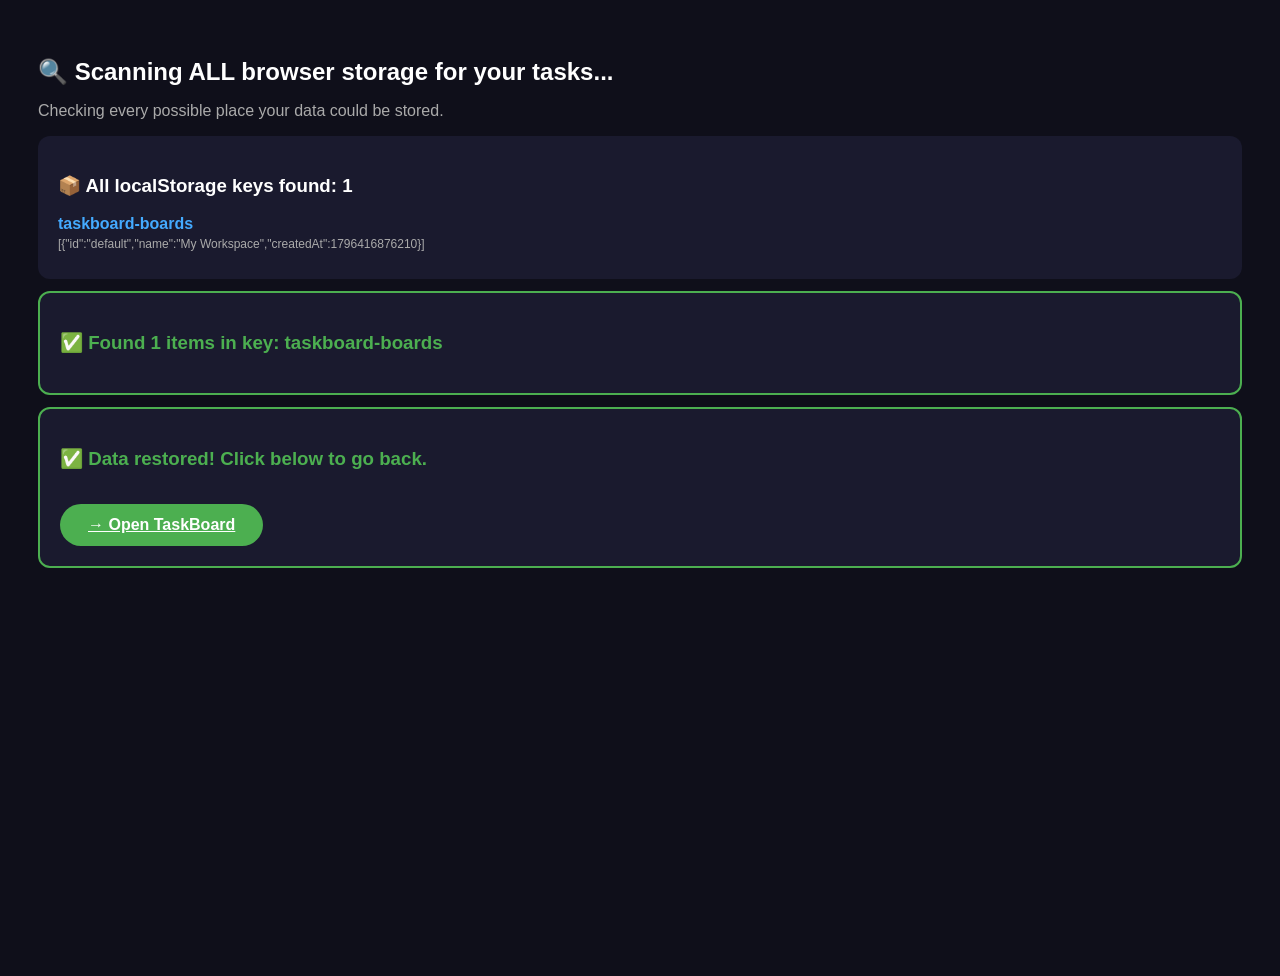
<file: finddata.html>
<!DOCTYPE html>
<html>

<head>
  <meta charset="UTF-8" />
  <title>Find Data</title>
  <link rel="manifest" href="manifest.json" />
  <meta name="viewport" content="width=device-width, initial-scale=1.0" />
  <meta name="theme-color" content="#0d9488" />
  <!-- iOS meta tags & icons -->
  <meta name="apple-mobile-web-app-capable" content="yes" />
  <meta name="apple-mobile-web-app-status-bar-style" content="default" />
  <meta name="apple-mobile-web-app-title" content="TaskBoard" />
  <link rel="apple-touch-icon" href="icon-192.png" />
  <style>
    body {
      font-family: sans-serif;
      background: #0f0f1a;
      color: #fff;
      padding: 30px;
      min-height: 100vh
    }

    .box {
      background: #1a1a2e;
      border-radius: 12px;
      padding: 20px;
      margin: 12px 0
    }

    .key {
      color: #4af;
      font-weight: 700
    }

    .val {
      color: #aaa;
      font-size: 12px;
      word-break: break-all;
      margin-top: 4px
    }

    .task {
      background: #16213e;
      border-radius: 8px;
      padding: 10px 14px;
      margin: 4px 0;
      font-size: 13px
    }

    h2 {
      color: #fff;
      margin-bottom: 4px
    }

    p {
      color: #aaa
    }

    .btn {
      background: #4caf50;
      color: #fff;
      border: none;
      padding: 12px 28px;
      border-radius: 99px;
      font-size: 16px;
      font-weight: 700;
      cursor: pointer;
      margin-top: 16px;
      display: inline-block
    }
  </style>
</head>

<body>
  <h2>🔍 Scanning ALL browser storage for your tasks...</h2>
  <p>Checking every possible place your data could be stored.</p>
  <div id="output"></div>

  <script>
    var out = document.getElementById('output');
    var found = [];

    // Scan ALL localStorage keys
    var allKeys = [];
    for (var i = 0; i < localStorage.length; i++) allKeys.push(localStorage.key(i));

    var html = '<div class="box"><h3>📦 All localStorage keys found: ' + allKeys.length + '</h3>';
    allKeys.forEach(function (k) {
      var val = localStorage.getItem(k);
      html += '<div style="margin:8px 0"><span class="key">' + k + '</span>';
      html += '<div class="val">' + (val || '').slice(0, 150) + (val && val.length > 150 ? '...' : '') + '</div></div>';
    });
    html += '</div>';

    // Check specifically for tasks
    var taskKeys = allKeys.filter(function (k) { return k.toLowerCase().includes('task'); });
    if (taskKeys.length > 0) {
      taskKeys.forEach(function (k) {
        try {
          var data = JSON.parse(localStorage.getItem(k));
          if (Array.isArray(data) && data.length > 0) {
            found = found.concat(data);
            html += '<div class="box" style="border:2px solid #4caf50">';
            html += '<h3 style="color:#4caf50">✅ Found ' + data.length + ' items in key: ' + k + '</h3>';
            data.slice(0, 5).forEach(function (t) {
              if (t.text) html += '<div class="task">' + t.text + '</div>';
            });
            if (data.length > 5) html += '<div class="task" style="color:#aaa">...and ' + (data.length - 5) + ' more</div>';
            html += '</div>';
          }
        } catch (e) { }
      });
    }

    if (found.length === 0) {
      html += '<div class="box" style="border:2px solid #e94560">';
      html += '<h3 style="color:#e94560">❌ No task data found anywhere in this browser.</h3>';
      html += '<p style="color:#aaa">Your data was only in this browser and was cleared when localStorage was reset. Unfortunately this cannot be recovered.</p>';
      html += '<p style="color:#aaa;margin-top:8px">You can start fresh — all the TaskBoard features are still working perfectly.</p>';
      html += '<a href="index.html" class="btn" style="background:#555">Start Fresh →</a>';
      html += '</div>';
    } else {
      // Save found data back
      localStorage.setItem('taskboard-tasks', JSON.stringify(found));
      html += '<div class="box" style="border:2px solid #4caf50">';
      html += '<h3 style="color:#4caf50">✅ Data restored! Click below to go back.</h3>';
      html += '<a href="index.html" class="btn">→ Open TaskBoard</a>';
      html += '</div>';
    }

    out.innerHTML = html;
  </script>
</body>

</html>
</file>
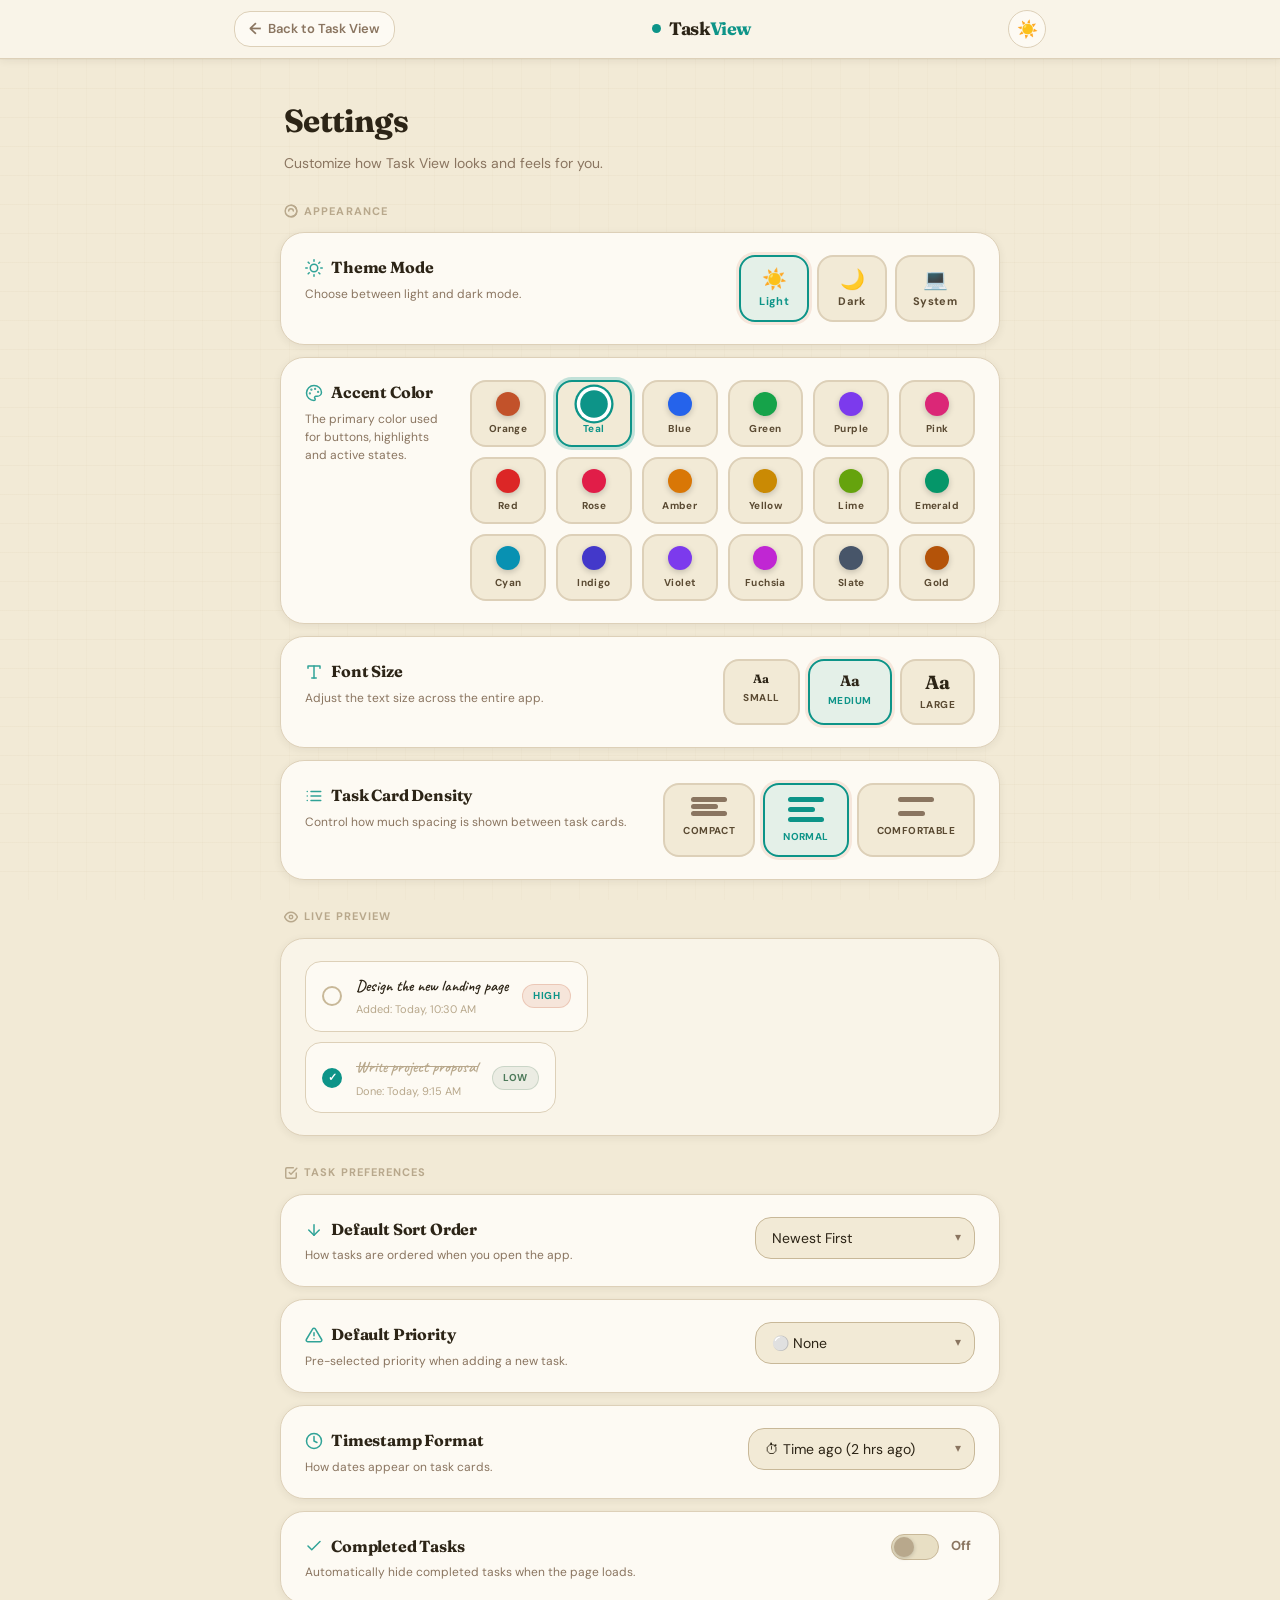
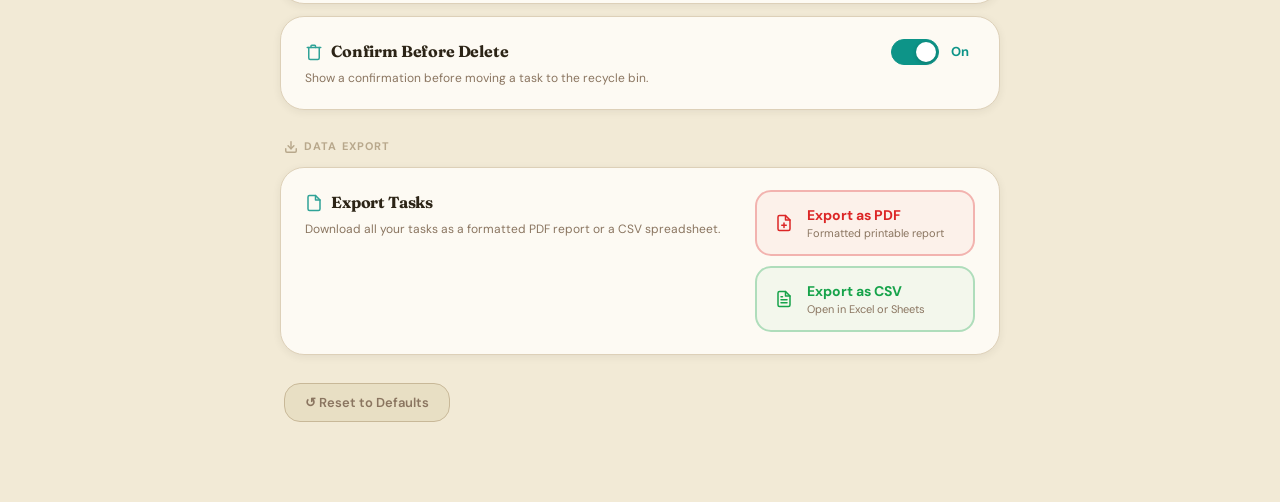
<file: settings.html>
<!DOCTYPE html>
<html lang="en">
<head>
  <meta charset="UTF-8"/>
  <meta name="viewport" content="width=device-width, initial-scale=1.0"/>
  <title>Settings — Task View</title>
  <link rel="manifest" href="manifest.json" />
  <link rel="icon" type="image/png" href="icon-192.png" />
  <meta name="theme-color" content="#0d9488" />
  <!-- iOS meta tags & icons -->
  <meta name="apple-mobile-web-app-capable" content="yes" />
  <meta name="apple-mobile-web-app-status-bar-style" content="default" />
  <meta name="apple-mobile-web-app-title" content="Task View" />
  <link rel="apple-touch-icon" href="icon-192.png" />
  <link href="https://fonts.googleapis.com/css2?family=Fraunces:ital,opsz,wght@0,9..144,400;0,9..144,700&family=DM+Sans:wght@400;500;600;700&family=Caveat:wght@600;700&display=swap" rel="stylesheet"/>
  <link rel="stylesheet" href="settings.css"/>
</head>
<body class="settings-body">

  <div class="settings-bg" aria-hidden="true"></div>

  <!-- NAV -->
  <nav class="settings-nav">
    <div class="settings-nav-inner">
      <a href="index.html" class="btn-back" data-i18n="back_to_tb">
        <span class="btn-back-arrow">←</span><span class="btn-back-label">Back to Task View</span>
      </a>
      <div class="settings-nav-brand">
        <span class="settings-nav-dot"></span>
        <span class="settings-nav-name">Task<em>View</em></span>
      </div>
      <button class="settings-theme-btn" id="settings-theme-btn" title="Toggle theme" data-i18n-title="switch_theme">
        <span class="settings-theme-sun">☀️</span>
        <span class="settings-theme-moon">🌙</span>
      </button>
    </div>
  </nav>

  <main class="settings-main">

    <!-- Page Title -->
    <div class="settings-page-header">
      <h1 class="settings-page-title" data-i18n="settings">Settings</h1>
      <p class="settings-page-desc" data-i18n="settings_page_desc">Customize how Task View looks and feels for you.</p>
    </div>

    <!-- ══════════════════════════════════════════
         SECTION 1 — THEME
    ══════════════════════════════════════════ -->
    <section class="settings-section">
      <div class="settings-section-label">
        <svg width="14" height="14" viewBox="0 0 24 24" fill="none" stroke="currentColor" stroke-width="2.5" stroke-linecap="round" stroke-linejoin="round"><circle cx="12" cy="12" r="10"/><path d="M12 2a10 10 0 0 1 0 20"/><path d="M8 12a4 4 0 0 1 8 0"/></svg>
        Appearance
      </div>

      <!-- Theme Mode -->
      <div class="settings-card">
        <div class="settings-card-left">
          <h2 class="settings-card-title">
              <svg class="card-title-icon" viewBox="0 0 24 24" fill="none" stroke="currentColor" stroke-width="2" stroke-linecap="round" stroke-linejoin="round"><circle cx="12" cy="12" r="5"/><line x1="12" y1="1" x2="12" y2="3"/><line x1="12" y1="21" x2="12" y2="23"/><line x1="4.22" y1="4.22" x2="5.64" y2="5.64"/><line x1="18.36" y1="18.36" x2="19.78" y2="19.78"/><line x1="1" y1="12" x2="3" y2="12"/><line x1="21" y1="12" x2="23" y2="12"/><line x1="4.22" y1="19.78" x2="5.64" y2="18.36"/><line x1="18.36" y1="5.64" x2="19.78" y2="4.22"/></svg>
              Theme Mode
            </h2>
          <p class="settings-card-desc">Choose between light and dark mode.</p>
        </div>
        <div class="settings-card-right">
          <div class="theme-toggle-group" id="theme-toggle-group">
            <button class="theme-opt" data-theme="light">
              <span class="theme-opt-icon">☀️</span>
              <span class="theme-opt-label">Light</span>
            </button>
            <button class="theme-opt" data-theme="dark">
              <span class="theme-opt-icon">🌙</span>
              <span class="theme-opt-label">Dark</span>
            </button>
            <button class="theme-opt" data-theme="system">
              <span class="theme-opt-icon">💻</span>
              <span class="theme-opt-label">System</span>
            </button>
          </div>
        </div>
      </div>

      <!-- Accent Color -->
      <div class="settings-card">
        <div class="settings-card-left">
          <h2 class="settings-card-title">
              <svg class="card-title-icon" viewBox="0 0 24 24" fill="none" stroke="currentColor" stroke-width="2" stroke-linecap="round" stroke-linejoin="round"><circle cx="13.5" cy="6.5" r=".5" fill="currentColor"/><circle cx="17.5" cy="10.5" r=".5" fill="currentColor"/><circle cx="8.5" cy="7.5" r=".5" fill="currentColor"/><circle cx="6.5" cy="12.5" r=".5" fill="currentColor"/><path d="M12 2C6.5 2 2 6.5 2 12s4.5 10 10 10c.926 0 1.648-.746 1.648-1.688 0-.437-.18-.835-.477-1.125-.29-.289-.438-.652-.438-1.125a1.64 1.64 0 0 1 1.668-1.668h1.996c3.051 0 5.555-2.503 5.555-5.554C21.965 6.012 17.461 2 12 2z"/></svg>
              Accent Color
            </h2>
          <p class="settings-card-desc">The primary color used for buttons, highlights and active states.</p>
        </div>
        <div class="settings-card-right">
          <div class="color-grid" id="color-grid">
            <button class="color-swatch" data-color="orange"    style="--swatch:#c2522a"><span class="swatch-dot"></span><span class="swatch-label">Orange</span></button>
            <button class="color-swatch" data-color="teal"      style="--swatch:#0d9488"><span class="swatch-dot"></span><span class="swatch-label">Teal</span></button>
            <button class="color-swatch" data-color="blue"      style="--swatch:#2563eb"><span class="swatch-dot"></span><span class="swatch-label">Blue</span></button>
            <button class="color-swatch" data-color="green"     style="--swatch:#16a34a"><span class="swatch-dot"></span><span class="swatch-label">Green</span></button>
            <button class="color-swatch" data-color="purple"    style="--swatch:#7c3aed"><span class="swatch-dot"></span><span class="swatch-label">Purple</span></button>
            <button class="color-swatch" data-color="pink"      style="--swatch:#db2777"><span class="swatch-dot"></span><span class="swatch-label">Pink</span></button>
            <button class="color-swatch" data-color="red"       style="--swatch:#dc2626"><span class="swatch-dot"></span><span class="swatch-label">Red</span></button>
            <button class="color-swatch" data-color="rose"      style="--swatch:#e11d48"><span class="swatch-dot"></span><span class="swatch-label">Rose</span></button>
            <button class="color-swatch" data-color="amber"     style="--swatch:#d97706"><span class="swatch-dot"></span><span class="swatch-label">Amber</span></button>
            <button class="color-swatch" data-color="yellow"    style="--swatch:#ca8a04"><span class="swatch-dot"></span><span class="swatch-label">Yellow</span></button>
            <button class="color-swatch" data-color="lime"      style="--swatch:#65a30d"><span class="swatch-dot"></span><span class="swatch-label">Lime</span></button>
            <button class="color-swatch" data-color="emerald"   style="--swatch:#059669"><span class="swatch-dot"></span><span class="swatch-label">Emerald</span></button>
            <button class="color-swatch" data-color="cyan"      style="--swatch:#0891b2"><span class="swatch-dot"></span><span class="swatch-label">Cyan</span></button>
            <button class="color-swatch" data-color="indigo"    style="--swatch:#4338ca"><span class="swatch-dot"></span><span class="swatch-label">Indigo</span></button>
            <button class="color-swatch" data-color="violet"    style="--swatch:#7c3aed"><span class="swatch-dot"></span><span class="swatch-label">Violet</span></button>
            <button class="color-swatch" data-color="fuchsia"   style="--swatch:#c026d3"><span class="swatch-dot"></span><span class="swatch-label">Fuchsia</span></button>
            <button class="color-swatch" data-color="slate"     style="--swatch:#475569"><span class="swatch-dot"></span><span class="swatch-label">Slate</span></button>
            <button class="color-swatch" data-color="gold"      style="--swatch:#b45309"><span class="swatch-dot"></span><span class="swatch-label">Gold</span></button>
          </div>
        </div>
      </div>

      <!-- Font Size -->
      <div class="settings-card">
        <div class="settings-card-left">
          <h2 class="settings-card-title">
              <svg class="card-title-icon" viewBox="0 0 24 24" fill="none" stroke="currentColor" stroke-width="2" stroke-linecap="round" stroke-linejoin="round"><polyline points="4 7 4 4 20 4 20 7"/><line x1="9" y1="20" x2="15" y2="20"/><line x1="12" y1="4" x2="12" y2="20"/></svg>
              Font Size
            </h2>
          <p class="settings-card-desc">Adjust the text size across the entire app.</p>
        </div>
        <div class="settings-card-right">
          <div class="font-size-group" id="font-size-group">
            <button class="font-size-opt" data-size="small">
              <span class="font-size-preview" style="font-size:12px">Aa</span>
              <span class="font-size-label">Small</span>
            </button>
            <button class="font-size-opt" data-size="medium">
              <span class="font-size-preview" style="font-size:15px">Aa</span>
              <span class="font-size-label">Medium</span>
            </button>
            <button class="font-size-opt" data-size="large">
              <span class="font-size-preview" style="font-size:19px">Aa</span>
              <span class="font-size-label">Large</span>
            </button>
          </div>
        </div>
      </div>

      <!-- Task Card Density -->
      <div class="settings-card">
        <div class="settings-card-left">
          <h2 class="settings-card-title">
              <svg class="card-title-icon" viewBox="0 0 24 24" fill="none" stroke="currentColor" stroke-width="2" stroke-linecap="round" stroke-linejoin="round"><line x1="8" y1="6" x2="21" y2="6"/><line x1="8" y1="12" x2="21" y2="12"/><line x1="8" y1="18" x2="21" y2="18"/><line x1="3" y1="6" x2="3.01" y2="6"/><line x1="3" y1="12" x2="3.01" y2="12"/><line x1="3" y1="18" x2="3.01" y2="18"/></svg>
              Task Card Density
            </h2>
          <p class="settings-card-desc">Control how much spacing is shown between task cards.</p>
        </div>
        <div class="settings-card-right">
          <div class="density-group" id="density-group">
            <button class="density-opt" data-density="compact">
              <span class="density-bars density-compact">
                <span></span><span></span><span></span>
              </span>
              <span class="density-label">Compact</span>
            </button>
            <button class="density-opt" data-density="normal">
              <span class="density-bars density-normal">
                <span></span><span></span><span></span>
              </span>
              <span class="density-label">Normal</span>
            </button>
            <button class="density-opt" data-density="comfortable">
              <span class="density-bars density-comfortable">
                <span></span><span></span>
              </span>
              <span class="density-label">Comfortable</span>
            </button>
          </div>
        </div>
      </div>

    </section>

    <!-- ══════════════════════════════════════════
         SECTION 2 — PREVIEW
    ══════════════════════════════════════════ -->
    <section class="settings-section">
      <div class="settings-section-label">
        <svg width="14" height="14" viewBox="0 0 24 24" fill="none" stroke="currentColor" stroke-width="2.5" stroke-linecap="round" stroke-linejoin="round"><path d="M1 12s4-8 11-8 11 8 11 8-4 8-11 8-11-8-11-8z"/><circle cx="12" cy="12" r="3"/></svg>
        Live Preview
      </div>

      <div class="settings-card preview-card">
        <div class="preview-task-item">
          <div class="preview-checkbox"></div>
          <div class="preview-task-content">
            <span class="preview-task-text">Design the new landing page</span>
            <span class="preview-task-date">Added: Today, 10:30 AM</span>
          </div>
          <span class="preview-badge">HIGH</span>
        </div>
        <div class="preview-task-item preview-task-done">
          <div class="preview-checkbox preview-checked">✓</div>
          <div class="preview-task-content">
            <span class="preview-task-text preview-strikethrough">Write project proposal</span>
            <span class="preview-task-date">Done: Today, 9:15 AM</span>
          </div>
          <span class="preview-badge preview-badge-low">LOW</span>
        </div>
      </div>
    </section>

    <!-- ══════════════════════════════════════════
         SECTION 3 — TASK PREFERENCES
    ══════════════════════════════════════════ -->
    <section class="settings-section">
      <div class="settings-section-label">
        <svg width="14" height="14" viewBox="0 0 24 24" fill="none" stroke="currentColor" stroke-width="2.5" stroke-linecap="round" stroke-linejoin="round"><path d="M9 11l3 3L22 4"/><path d="M21 12v7a2 2 0 0 1-2 2H5a2 2 0 0 1-2-2V5a2 2 0 0 1 2-2h11"/></svg>
        Task Preferences
      </div>

      <!-- Sort Order -->
      <div class="settings-card">
        <div class="settings-card-left">
          <h2 class="settings-card-title">
              <svg class="card-title-icon" viewBox="0 0 24 24" fill="none" stroke="currentColor" stroke-width="2" stroke-linecap="round" stroke-linejoin="round"><line x1="12" y1="5" x2="12" y2="19"/><polyline points="19 12 12 19 5 12"/></svg>
              Default Sort Order
            </h2>
          <p class="settings-card-desc">How tasks are ordered when you open the app.</p>
        </div>
        <div class="settings-card-right">
          <div class="pref-select-wrap">
            <select class="pref-select" id="pref-sort">
              <option value="newest">Newest First</option>
              <option value="oldest">Oldest First</option>
              <option value="priority">Priority (High → Low)</option>
              <option value="priority-asc">Priority (Low → High)</option>
              <option value="az">Alphabetical (A–Z)</option>
              <option value="done-last">Completed Last</option>
            </select>
            <span class="pref-select-arrow">▾</span>
          </div>
        </div>
      </div>

      <!-- Default Priority -->
      <div class="settings-card">
        <div class="settings-card-left">
          <h2 class="settings-card-title">
              <svg class="card-title-icon" viewBox="0 0 24 24" fill="none" stroke="currentColor" stroke-width="2" stroke-linecap="round" stroke-linejoin="round"><path d="M10.29 3.86L1.82 18a2 2 0 0 0 1.71 3h16.94a2 2 0 0 0 1.71-3L13.71 3.86a2 2 0 0 0-3.42 0z"/><line x1="12" y1="9" x2="12" y2="13"/><line x1="12" y1="17" x2="12.01" y2="17"/></svg>
              Default Priority
            </h2>
          <p class="settings-card-desc">Pre-selected priority when adding a new task.</p>
        </div>
        <div class="settings-card-right">
          <div class="pref-select-wrap">
            <select class="pref-select" id="pref-priority">
              <option value="none">⚪ None</option>
              <option value="low">🟢 Low</option>
              <option value="medium">🟡 Medium</option>
              <option value="high">🔴 High</option>
            </select>
            <span class="pref-select-arrow">▾</span>
          </div>
        </div>
      </div>

      <!-- Show Timestamps -->
      <div class="settings-card">
        <div class="settings-card-left">
          <h2 class="settings-card-title">
              <svg class="card-title-icon" viewBox="0 0 24 24" fill="none" stroke="currentColor" stroke-width="2" stroke-linecap="round" stroke-linejoin="round"><circle cx="12" cy="12" r="10"/><polyline points="12 6 12 12 16 14"/></svg>
              Timestamp Format
            </h2>
          <p class="settings-card-desc">How dates appear on task cards.</p>
        </div>
        <div class="settings-card-right">
          <div class="pref-select-wrap">
            <select class="pref-select" id="pref-timestamp">
              <option value="timeago">⏱ Time ago (2 hrs ago)</option>
              <option value="full">📅 Full date (23/05/2026)</option>
              <option value="short">📆 Short (23 May)</option>
            </select>
            <span class="pref-select-arrow">▾</span>
          </div>
        </div>
      </div>

      <!-- Auto-hide completed -->
      <div class="settings-card">
        <div class="settings-card-left">
          <h2 class="settings-card-title">
              <svg class="card-title-icon" viewBox="0 0 24 24" fill="none" stroke="currentColor" stroke-width="2" stroke-linecap="round" stroke-linejoin="round"><polyline points="20 6 9 17 4 12"/></svg>
              Completed Tasks
            </h2>
          <p class="settings-card-desc">Automatically hide completed tasks when the page loads.</p>
        </div>
        <div class="settings-card-right">
          <label class="pref-toggle-wrap">
            <input type="checkbox" id="pref-hide-done" class="pref-toggle-input"/>
            <span class="pref-toggle-track">
              <span class="pref-toggle-thumb"></span>
            </span>
            <span class="pref-toggle-label" id="pref-hide-done-label">Off</span>
          </label>
        </div>
      </div>

      <!-- Confirm before delete -->
      <div class="settings-card">
        <div class="settings-card-left">
          <h2 class="settings-card-title">
              <svg class="card-title-icon" viewBox="0 0 24 24" fill="none" stroke="currentColor" stroke-width="2" stroke-linecap="round" stroke-linejoin="round"><polyline points="3 6 5 6 21 6"/><path d="M19 6v14a2 2 0 0 1-2 2H7a2 2 0 0 1-2-2V6m3 0V4a1 1 0 0 1 1-1h4a1 1 0 0 1 1 1v2"/></svg>
              Confirm Before Delete
            </h2>
          <p class="settings-card-desc">Show a confirmation before moving a task to the recycle bin.</p>
        </div>
        <div class="settings-card-right">
          <label class="pref-toggle-wrap">
            <input type="checkbox" id="pref-confirm-delete" class="pref-toggle-input"/>
            <span class="pref-toggle-track">
              <span class="pref-toggle-thumb"></span>
            </span>
            <span class="pref-toggle-label" id="pref-confirm-delete-label">Off</span>
          </label>
        </div>
      </div>

    </section>

    <!-- ══════════════════════════════════════════
         SECTION 4 — DATA EXPORT
    ══════════════════════════════════════════ -->
    <section class="settings-section">
      <div class="settings-section-label">
        <svg width="14" height="14" viewBox="0 0 24 24" fill="none" stroke="currentColor" stroke-width="2.5" stroke-linecap="round" stroke-linejoin="round"><path d="M21 15v4a2 2 0 0 1-2 2H5a2 2 0 0 1-2-2v-4"/><polyline points="7 10 12 15 17 10"/><line x1="12" y1="15" x2="12" y2="3"/></svg>
        Data Export
      </div>

      <div class="settings-card">
        <div class="settings-card-left">
          <h2 class="settings-card-title">
            <svg class="card-title-icon" viewBox="0 0 24 24" fill="none" stroke="currentColor" stroke-width="2" stroke-linecap="round" stroke-linejoin="round"><path d="M14 2H6a2 2 0 0 0-2 2v16a2 2 0 0 0 2 2h12a2 2 0 0 0 2-2V8z"/><polyline points="14 2 14 8 20 8"/></svg>
            Export Tasks
          </h2>
          <p class="settings-card-desc">Download all your tasks as a formatted PDF report or a CSV spreadsheet.</p>
        </div>
        <div class="settings-card-right">
          <div class="export-btn-group">
            <button class="export-btn export-btn-pdf" id="settings-export-pdf">
              <svg width="18" height="18" viewBox="0 0 24 24" fill="none" stroke="currentColor" stroke-width="2" stroke-linecap="round" stroke-linejoin="round"><path d="M14 2H6a2 2 0 0 0-2 2v16a2 2 0 0 0 2 2h12a2 2 0 0 0 2-2V8z"/><polyline points="14 2 14 8 20 8"/><line x1="12" y1="18" x2="12" y2="12"/><line x1="9" y1="15" x2="15" y2="15"/></svg>
              <div>
                <div class="export-btn-label">Export as PDF</div>
                <div class="export-btn-sub">Formatted printable report</div>
              </div>
            </button>
            <button class="export-btn export-btn-csv" id="settings-export-csv">
              <svg width="18" height="18" viewBox="0 0 24 24" fill="none" stroke="currentColor" stroke-width="2" stroke-linecap="round" stroke-linejoin="round"><path d="M14 2H6a2 2 0 0 0-2 2v16a2 2 0 0 0 2 2h12a2 2 0 0 0 2-2V8z"/><polyline points="14 2 14 8 20 8"/><line x1="16" y1="13" x2="8" y2="13"/><line x1="16" y1="17" x2="8" y2="17"/><polyline points="10 9 9 9 8 9"/></svg>
              <div>
                <div class="export-btn-label">Export as CSV</div>
                <div class="export-btn-sub">Open in Excel or Sheets</div>
              </div>
            </button>
          </div>
        </div>
      </div>
    </section>

    <!-- ══════════════════════════════════════════
         RESET BUTTON
    ══════════════════════════════════════════ -->
    <div class="settings-reset-row">
      <button class="settings-reset-btn" id="settings-reset-btn">
        ↺ Reset to Defaults
      </button>
      <span class="settings-saved-note" id="settings-saved-note" style="display:none">
        ✓ Settings saved
      </span>
    </div>

  </main>

  <!-- Apply saved accent color immediately before render -->
  <script>
    (function() {
      var __TBCOLORS = {
        orange:{light:'#c2522a',dark:'#ff6a00',hover:'#a8421e'},
        teal:{light:'#0d9488',dark:'#14b8a6',hover:'#0f766e'},
        blue:{light:'#2563eb',dark:'#3b82f6',hover:'#1d4ed8'},
        green:{light:'#16a34a',dark:'#22c55e',hover:'#15803d'},
        purple:{light:'#7c3aed',dark:'#a78bfa',hover:'#6d28d9'},
        pink:{light:'#db2777',dark:'#f472b6',hover:'#be185d'},
        red:{light:'#dc2626',dark:'#f87171',hover:'#b91c1c'},
        rose:{light:'#e11d48',dark:'#fb7185',hover:'#be123c'},
        amber:{light:'#d97706',dark:'#fbbf24',hover:'#b45309'},
        yellow:{light:'#ca8a04',dark:'#facc15',hover:'#a16207'},
        lime:{light:'#65a30d',dark:'#a3e635',hover:'#4d7c0f'},
        emerald:{light:'#059669',dark:'#34d399',hover:'#047857'},
        cyan:{light:'#0891b2',dark:'#22d3ee',hover:'#0e7490'},
        indigo:{light:'#4338ca',dark:'#818cf8',hover:'#3730a3'},
        violet:{light:'#7c3aed',dark:'#c4b5fd',hover:'#6d28d9'},
        fuchsia:{light:'#c026d3',dark:'#e879f9',hover:'#a21caf'},
        slate:{light:'#475569',dark:'#94a3b8',hover:'#334155'},
        gold:{light:'#b45309',dark:'#fcd34d',hover:'#92400e'}
      };
      try {
        var s     = JSON.parse(localStorage.getItem('taskboard-settings') || '{}');
        var isDark= localStorage.getItem('taskboard-dark') === 'true';
        var color = s.color || 'teal';
        var col   = __TBCOLORS[color] || __TBCOLORS.teal;
        var c     = isDark ? col.dark : col.light;
        var clit  = c + '1a';
        var chov  = col.hover || c;
        var r = document.documentElement.style;
        r.setProperty('--accent',      c);
        r.setProperty('--accent-light',clit);
        r.setProperty('--accent-hover',chov);
        r.setProperty('--rust',        c);
        r.setProperty('--rust-light',  clit);
        r.setProperty('--rust-hover',  chov);
      } catch(e) {}
    })();
  </script>
  <script src="settings.js"></script>
</body>
</html>
</file>
<file: settings.css>
/* ================================================================
   settings.css — TaskBoard Settings Page
   Matches profile.css design language exactly
================================================================ */

@import url('https://fonts.googleapis.com/css2?family=Fraunces:ital,opsz,wght@0,9..144,400;0,9..144,700&family=DM+Sans:wght@400;500;600;700&family=Caveat:wght@600;700&display=swap');

/* ── Variables ────────────────────────────────────────────────── */
:root {
  --parchment:    #f9f4e8;
  --parchment-2:  #f2ead6;
  --parchment-3:  #e8dfc4;
  --cream:        #fdfaf3;
  --ink:          #2c2416;
  --ink-mid:      #5a4a32;
  --ink-soft:     #8a7560;
  --ink-faint:    #b8a88c;
  --line:         #ddd0b8;
  --line-mid:     #c8b898;
  --accent:       #c2522a;
  --accent-light: rgba(194,82,42,.1);
  --accent-hover: #a8421e;
  --sage:         #4d7a5a;
  --shadow:       0 2px 8px rgba(44,36,22,.07);
  --shadow-md:    0 4px 20px rgba(44,36,22,.10);
  --font-display: 'Fraunces', Georgia, serif;
  --font-ui:      'DM Sans', sans-serif;
  --font-hand:    'Caveat', cursive;
  --r:            8px;
  --r-lg:         16px;
  --r-xl:         24px;
  --t:            .2s ease;
}

html.dark {
  --parchment:   #0c0c0f;
  --parchment-2: #111116;
  --parchment-3: #16161d;
  --cream:       #1c1c26;
  --ink:         #f0eee8;
  --ink-mid:     #c0b8a8;
  --ink-soft:    #8a8478;
  --ink-faint:   #4a4640;
  --line:        rgba(255,255,255,.08);
  --line-mid:    rgba(255,255,255,.13);
  --shadow:      0 2px 8px rgba(0,0,0,.3);
  --shadow-md:   0 4px 20px rgba(0,0,0,.4);
}

/* ── Reset ────────────────────────────────────────────────────── */
*, *::before, *::after { box-sizing: border-box; margin: 0; padding: 0; }
html { scroll-behavior: smooth; }

body.settings-body {
  font-family: var(--font-ui);
  font-size: 14px;
  line-height: 1.6;
  color: var(--ink);
  background: var(--parchment-2);
  min-height: 100vh;
  transition: background var(--t), color var(--t);
}

/* ── Background Grid ──────────────────────────────────────────── */
.settings-bg {
  position: fixed; inset: 0; z-index: -1;
  background-image:
    repeating-linear-gradient(0deg, transparent, transparent 28px, rgba(180,155,110,.06) 28px, rgba(180,155,110,.06) 29px),
    repeating-linear-gradient(90deg, transparent, transparent 28px, rgba(180,155,110,.04) 28px, rgba(180,155,110,.04) 29px);
  background-color: var(--parchment-2);
}

/* ── Nav ──────────────────────────────────────────────────────── */
.settings-nav {
  position: sticky; top: 0; z-index: 100;
  background: var(--parchment);
  border-bottom: 1.5px solid var(--line);
  box-shadow: var(--shadow);
  transition: background var(--t);
}
.settings-nav-inner {
  max-width: 860px; margin: 0 auto;
  padding: 0 24px; height: 58px;
  display: flex; align-items: center; justify-content: space-between; gap: 16px;
}
.btn-back {
  display: flex; align-items: center; gap: 7px;
  font-size: 13px; font-weight: 600; color: var(--ink-soft);
  text-decoration: none;
  padding: 7px 14px;
  border: 1.5px solid var(--line); border-radius: var(--r-lg);
  background: var(--cream);
  transition: all var(--t); flex-shrink: 0;
}
.btn-back:hover { color: var(--accent); border-color: var(--accent); background: var(--accent-light); }
.btn-back-arrow { font-size: 16px; line-height: 1; }

.settings-nav-brand { display: flex; align-items: center; gap: 8px; }
.settings-nav-dot {
  width: 9px; height: 9px; background: var(--accent);
  border-radius: 50%; animation: dotPulse 2.5s ease-in-out infinite;
}
@keyframes dotPulse {
  0%,100% { box-shadow: 0 0 0 3px rgba(194,82,42,.2); }
  50%      { box-shadow: 0 0 0 6px rgba(194,82,42,.08); }
}
.settings-nav-name { font-family: var(--font-display); font-size: 18px; font-weight: 700; color: var(--ink); letter-spacing: -.02em; }
.settings-nav-name em { font-style: normal; color: var(--accent); }

.settings-theme-btn {
  width: 38px; height: 38px; border-radius: 50%;
  border: 1.5px solid var(--line); background: var(--cream);
  cursor: pointer; display: flex; align-items: center; justify-content: center;
  font-size: 17px; position: relative; transition: all var(--t); flex-shrink: 0;
}
.settings-theme-btn:hover { border-color: var(--accent); transform: scale(1.1) rotate(15deg); }
.settings-theme-sun, .settings-theme-moon { position: absolute; transition: opacity .3s, transform .3s; }
.settings-theme-sun  { opacity: 1; transform: scale(1); }
.settings-theme-moon { opacity: 0; transform: scale(.5); }
html.dark .settings-theme-sun  { opacity: 0; transform: scale(.5); }
html.dark .settings-theme-moon { opacity: 1; transform: scale(1); }

/* ── Main ─────────────────────────────────────────────────────── */
.settings-main {
  max-width: 760px; margin: 0 auto;
  padding: 36px 20px 80px;
  display: flex; flex-direction: column; gap: 28px;
}

/* ── Page Header ──────────────────────────────────────────────── */
.settings-page-header { padding: 0 4px; }
.settings-page-title {
  font-family: var(--font-display);
  font-size: 32px; font-weight: 700;
  color: var(--ink); letter-spacing: -.02em; margin-bottom: 6px;
}
.settings-page-desc { font-size: 14px; color: var(--ink-soft); }

/* ── Section ──────────────────────────────────────────────────── */
.settings-section { display: flex; flex-direction: column; gap: 12px; }
.settings-section-label {
  font-size: 11px; font-weight: 700;
  letter-spacing: .1em; text-transform: uppercase;
  color: var(--ink-faint); padding: 0 4px;
}

/* ── Card ─────────────────────────────────────────────────────── */
.settings-card {
  background: var(--cream);
  border: 1.5px solid var(--line);
  border-radius: var(--r-xl);
  padding: 22px 24px;
  box-shadow: var(--shadow);
  display: flex; align-items: flex-start;
  justify-content: space-between; gap: 24px;
  transition: box-shadow var(--t);
}
.settings-card:hover { box-shadow: var(--shadow-md); }
.settings-card-left { flex: 1; min-width: 0; }
.settings-card-right { flex-shrink: 0; }
.settings-card-title {
  font-family: var(--font-display);
  font-size: 16px; font-weight: 700;
  color: var(--ink); letter-spacing: -.01em; margin-bottom: 4px;
}
.settings-card-desc { font-size: 12px; color: var(--ink-soft); line-height: 1.5; }

/* ── Theme Toggle Group ───────────────────────────────────────── */
.theme-toggle-group {
  display: flex; gap: 8px;
}
.theme-opt {
  display: flex; flex-direction: column; align-items: center; gap: 5px;
  padding: 12px 16px;
  background: var(--parchment-2);
  border: 2px solid var(--line);
  border-radius: var(--r-lg);
  cursor: pointer; transition: all var(--t);
  font-family: var(--font-ui); min-width: 70px;
}
.theme-opt:hover { border-color: var(--accent); background: var(--accent-light); }
.theme-opt.active {
  border-color: var(--accent);
  background: var(--accent-light);
  box-shadow: 0 0 0 3px rgba(194,82,42,.12);
}
.theme-opt-icon { font-size: 20px; line-height: 1; }
.theme-opt-label { font-size: 11px; font-weight: 700; color: var(--ink-mid); letter-spacing: .03em; }
.theme-opt.active .theme-opt-label { color: var(--accent); }

/* ── Color Swatches ───────────────────────────────────────────── */
.color-grid {
  display: grid;
  grid-template-columns: repeat(6, 1fr);
  gap: 10px;
}
@media (max-width: 560px) {
  .color-grid { grid-template-columns: repeat(4, 1fr); }
}
.color-swatch {
  display: flex; flex-direction: column; align-items: center; gap: 6px;
  padding: 10px 14px;
  background: var(--parchment-2);
  border: 2px solid var(--line);
  border-radius: var(--r-lg);
  cursor: pointer; transition: all var(--t);
  font-family: var(--font-ui); min-width: 60px;
}
.color-swatch:hover { transform: translateY(-2px); box-shadow: var(--shadow-md); }
.color-swatch.active {
  border-color: var(--swatch);
  box-shadow: 0 0 0 3px color-mix(in srgb, var(--swatch) 25%, transparent);
}
.swatch-dot {
  width: 24px; height: 24px; border-radius: 50%;
  background: var(--swatch);
  box-shadow: 0 2px 6px rgba(0,0,0,.2);
  transition: transform var(--t);
}
.color-swatch:hover .swatch-dot { transform: scale(1.15); }
.color-swatch.active .swatch-dot {
  transform: scale(1.15);
  box-shadow: 0 0 0 3px white, 0 0 0 5px var(--swatch);
}
.swatch-label { font-size: 10px; font-weight: 700; color: var(--ink-mid); letter-spacing: .04em; }
.color-swatch.active .swatch-label { color: var(--swatch); }

/* ── Font Size ────────────────────────────────────────────────── */
.font-size-group { display: flex; gap: 8px; }
.font-size-opt {
  display: flex; flex-direction: column; align-items: center; gap: 6px;
  padding: 12px 18px;
  background: var(--parchment-2);
  border: 2px solid var(--line);
  border-radius: var(--r-lg);
  cursor: pointer; transition: all var(--t);
  font-family: var(--font-ui); min-width: 72px;
}
.font-size-opt:hover { border-color: var(--accent); background: var(--accent-light); }
.font-size-opt.active {
  border-color: var(--accent);
  background: var(--accent-light);
  box-shadow: 0 0 0 3px rgba(194,82,42,.12);
}
.font-size-preview { font-family: var(--font-display); font-weight: 700; color: var(--ink); line-height: 1; }
.font-size-label { font-size: 10px; font-weight: 700; color: var(--ink-mid); letter-spacing: .05em; text-transform: uppercase; }
.font-size-opt.active .font-size-label { color: var(--accent); }

/* ── Density ──────────────────────────────────────────────────── */
.density-group { display: flex; gap: 8px; }
.density-opt {
  display: flex; flex-direction: column; align-items: center; gap: 8px;
  padding: 12px 18px;
  background: var(--parchment-2);
  border: 2px solid var(--line);
  border-radius: var(--r-lg);
  cursor: pointer; transition: all var(--t);
  font-family: var(--font-ui); min-width: 84px;
}
.density-opt:hover { border-color: var(--accent); background: var(--accent-light); }
.density-opt.active {
  border-color: var(--accent);
  background: var(--accent-light);
  box-shadow: 0 0 0 3px rgba(194,82,42,.12);
}
.density-bars { display: flex; flex-direction: column; gap: var(--bar-gap, 3px); width: 36px; }
.density-bars span { height: 5px; border-radius: 3px; background: var(--ink-soft); width: 100%; border-radius: 3px; }
.density-bars span:nth-child(2) { width: 75%; }
.density-compact    { --bar-gap: 2px; }
.density-normal     { --bar-gap: 5px; }
.density-comfortable { --bar-gap: 9px; }
.density-opt.active .density-bars span { background: var(--accent); }
.density-label { font-size: 10px; font-weight: 700; color: var(--ink-mid); letter-spacing: .04em; text-transform: uppercase; }
.density-opt.active .density-label { color: var(--accent); }

/* ── Preview Card ─────────────────────────────────────────────── */
.preview-card {
  flex-direction: column; gap: 10px;
  background: var(--parchment);
}
.preview-task-item {
  display: flex; align-items: center; gap: 14px;
  padding: 12px 16px;
  background: var(--cream);
  border: 1.5px solid var(--line);
  border-radius: var(--r-lg);
}
.preview-checkbox {
  width: 20px; height: 20px; border-radius: 50%;
  border: 2px solid var(--line-mid);
  flex-shrink: 0;
}
.preview-checked {
  background: var(--accent); border-color: var(--accent);
  color: #fff; font-size: 11px; font-weight: 700;
  display: flex; align-items: center; justify-content: center;
}
.preview-task-content { flex: 1; display: flex; flex-direction: column; gap: 2px; }
.preview-task-text {
  font-family: var(--font-hand);
  font-size: var(--preview-font, 16px);
  font-weight: 600; color: var(--ink);
  transition: font-size .2s ease;
}
.preview-strikethrough { text-decoration: line-through; color: var(--ink-faint); }
.preview-task-date { font-size: 11px; color: var(--ink-faint); }
.preview-badge {
  font-size: 10px; font-weight: 700; letter-spacing: .06em;
  padding: 3px 10px; border-radius: 99px;
  background: rgba(194,82,42,.12); color: var(--accent);
  border: 1px solid rgba(194,82,42,.2);
  flex-shrink: 0;
}
.preview-badge-low {
  background: rgba(77,122,90,.1); color: var(--sage);
  border-color: rgba(77,122,90,.2);
}

/* ── Reset Row ────────────────────────────────────────────────── */
.settings-reset-row {
  display: flex; align-items: center; gap: 16px;
  padding: 0 4px;
}
.settings-reset-btn {
  font-family: var(--font-ui); font-size: 13px; font-weight: 600;
  padding: 10px 20px;
  background: var(--parchment-3);
  border: 1.5px solid var(--line-mid);
  border-radius: var(--r-lg);
  color: var(--ink-soft);
  cursor: pointer; transition: all var(--t);
}
.settings-reset-btn:hover {
  border-color: var(--accent); color: var(--accent);
  background: var(--accent-light);
}
.settings-saved-note {
  font-size: 13px; font-weight: 600;
  color: var(--sage);
  animation: fadeNote .3s ease both;
}
@keyframes fadeNote {
  from { opacity: 0; transform: translateX(-8px); }
  to   { opacity: 1; transform: translateX(0); }
}

/* ── Dark mode extras ─────────────────────────────────────────── */
html.dark .settings-nav    { background: rgba(12,12,15,.9); backdrop-filter: blur(16px); border-bottom-color: rgba(255,255,255,.08); }
html.dark .btn-back        { background: var(--parchment-3); border-color: var(--line); color: var(--ink-soft); }
html.dark .btn-back:hover  { background: var(--accent-light); border-color: var(--accent); color: var(--accent); }
html.dark .settings-card   { background: var(--cream); border-color: var(--line); }
html.dark .theme-opt       { background: var(--parchment-3); border-color: var(--line); }
html.dark .font-size-opt   { background: var(--parchment-3); border-color: var(--line); }
html.dark .density-opt     { background: var(--parchment-3); border-color: var(--line); }
html.dark .color-swatch    { background: var(--parchment-3); border-color: var(--line); }
html.dark .preview-card    { background: var(--parchment-3); }
html.dark .preview-task-item { background: var(--cream); border-color: var(--line); }
html.dark .settings-reset-btn { background: var(--parchment-3); border-color: var(--line); }

/* ── Responsive ───────────────────────────────────────────────── */
@media (max-width: 600px) {
  .settings-card { flex-direction: column; gap: 16px; }
  .settings-card-right { width: 100%; }
  .theme-toggle-group, .font-size-group, .density-group { flex-wrap: wrap; }
  .settings-main { padding: 24px 14px 60px; }
}

/* ══════════════════════════════════════════════════════════════
   WEEK 2 — TASK PREFERENCES STYLES
══════════════════════════════════════════════════════════════ */

/* ── Pref Select ────────────────────────────────────────────── */
.pref-select-wrap {
  position: relative; min-width: 220px;
}
.pref-select {
  font-family: var(--font-ui); font-size: 14px;
  color: var(--ink); background: var(--parchment-2);
  border: 1.5px solid var(--line-mid);
  border-radius: var(--r-lg);
  padding: 11px 40px 11px 16px;
  outline: none; width: 100%;
  cursor: pointer; appearance: none; -webkit-appearance: none;
  transition: border-color var(--t), box-shadow var(--t);
}
.pref-select:focus {
  border-color: var(--accent);
  box-shadow: 0 0 0 4px var(--accent-light);
  background: var(--cream);
}
.pref-select-arrow {
  position: absolute; right: 14px; top: 50%;
  transform: translateY(-50%);
  font-size: 12px; color: var(--ink-soft); pointer-events: none;
}

/* ── Toggle Switch ──────────────────────────────────────────── */
.pref-toggle-wrap {
  display: flex; align-items: center; gap: 12px; cursor: pointer;
}
.pref-toggle-input { display: none; }
.pref-toggle-track {
  width: 48px; height: 26px; border-radius: 99px;
  background: var(--parchment-3);
  border: 1.5px solid var(--line-mid);
  position: relative;
  transition: background var(--t), border-color var(--t);
  flex-shrink: 0;
}
.pref-toggle-thumb {
  width: 20px; height: 20px; border-radius: 50%;
  background: var(--ink-faint);
  position: absolute; top: 2px; left: 2px;
  transition: transform .2s cubic-bezier(.22,1,.36,1), background var(--t);
  box-shadow: 0 1px 4px rgba(0,0,0,.2);
}
.pref-toggle-input:checked + .pref-toggle-track {
  background: var(--accent);
  border-color: var(--accent);
}
.pref-toggle-input:checked + .pref-toggle-track .pref-toggle-thumb {
  transform: translateX(22px);
  background: #fff;
}
.pref-toggle-label {
  font-size: 13px; font-weight: 700;
  color: var(--ink-soft); min-width: 24px;
  transition: color var(--t);
}
.pref-toggle-input:checked ~ .pref-toggle-label { color: var(--accent); }

/* Dark mode */
html.dark .pref-select        { background: var(--parchment-3); border-color: var(--line); color: var(--ink); }
html.dark .pref-select:focus  { border-color: var(--accent); background: var(--cream); }
html.dark .pref-toggle-track  { background: var(--parchment-3); border-color: var(--line); }

@media (max-width: 600px) {
  .pref-select-wrap { min-width: 100%; }
}

/* ── Card title icons ─────────────────────────────────────────── */
.settings-card-title {
  display: flex;
  align-items: center;
  gap: 8px;
}
.card-title-icon {
  width: 18px; height: 18px;
  stroke: var(--accent);
  flex-shrink: 0;
  opacity: .85;
}

/* ── Section label with SVG icon ─────────────────────────────── */
.settings-section-label {
  display: flex;
  align-items: center;
  gap: 6px;
}
.settings-section-label svg {
  stroke: var(--ink-faint);
  flex-shrink: 0;
}

/* ══════════════════════════════════════════════════════════════
   WEEK 3 — EXPORT BUTTONS (settings page)
══════════════════════════════════════════════════════════════ */
.export-btn-group {
  display: flex;
  flex-direction: column;
  gap: 10px;
  min-width: 220px;
}
.export-btn {
  display: flex;
  align-items: center;
  gap: 14px;
  padding: 14px 18px;
  border-radius: var(--r-lg);
  border: 2px solid var(--line-mid);
  background: var(--parchment-2);
  cursor: pointer;
  transition: all var(--t);
  text-align: left;
  font-family: var(--font-ui);
  width: 100%;
}
.export-btn:hover {
  transform: translateY(-2px);
  box-shadow: var(--shadow-md);
}
.export-btn svg { flex-shrink: 0; }
.export-btn-label {
  font-size: 14px;
  font-weight: 700;
  color: var(--ink);
}
.export-btn-sub {
  font-size: 11px;
  color: var(--ink-soft);
  margin-top: 2px;
}
.export-btn-pdf {
  border-color: rgba(220,38,38,.3);
  background: rgba(220,38,38,.04);
}
.export-btn-pdf svg { stroke: #dc2626; }
.export-btn-pdf .export-btn-label { color: #dc2626; }
.export-btn-pdf:hover {
  border-color: #dc2626;
  background: rgba(220,38,38,.08);
}
.export-btn-csv {
  border-color: rgba(22,163,74,.3);
  background: rgba(22,163,74,.04);
}
.export-btn-csv svg { stroke: #16a34a; }
.export-btn-csv .export-btn-label { color: #16a34a; }
.export-btn-csv:hover {
  border-color: #16a34a;
  background: rgba(22,163,74,.08);
}

/* Dark mode */
html.dark .export-btn { background: var(--parchment-3); border-color: var(--line); }
html.dark .export-btn-pdf { background: rgba(220,38,38,.08); border-color: rgba(220,38,38,.25); }
html.dark .export-btn-csv { background: rgba(22,163,74,.08); border-color: rgba(22,163,74,.25); }

@media (max-width: 768px) {
  .export-btn-group { min-width: 100%; }
  .settings-container { padding: 16px 12px !important; }
  .settings-nav-inner { padding: 0 10px !important; height: 52px !important; gap: 8px !important; }
  .btn-back           { padding: 5px 10px !important; font-size: 12px !important; }
  .settings-nav-name  { font-size: 16px !important; }
  .settings-theme-btn { width: 34px !important; height: 34px !important; }
  .settings-card { padding: 16px 14px !important; }
  .color-grid { grid-template-columns: repeat(4, 1fr) !important; gap: 8px !important; }
}

html, body {
  overflow-x: hidden !important;
  max-width: 100vw !important;
}
</file>
